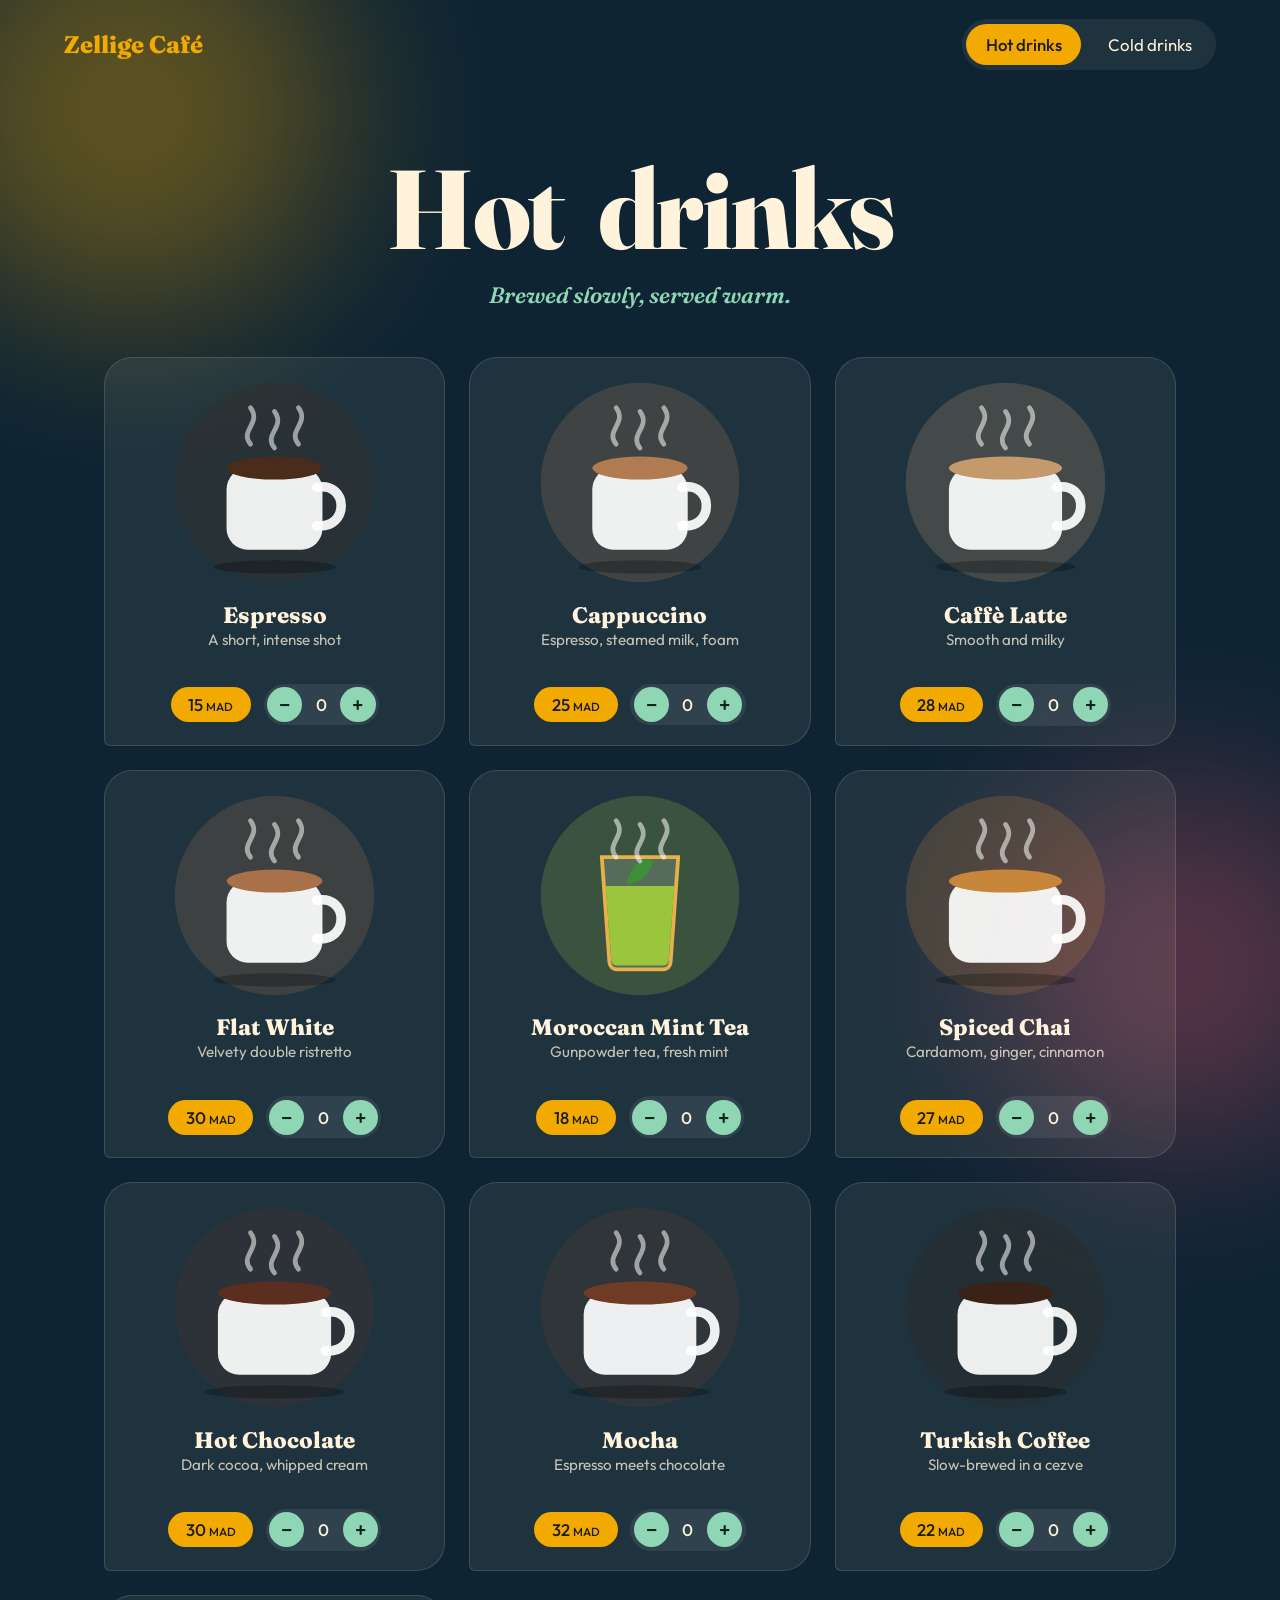
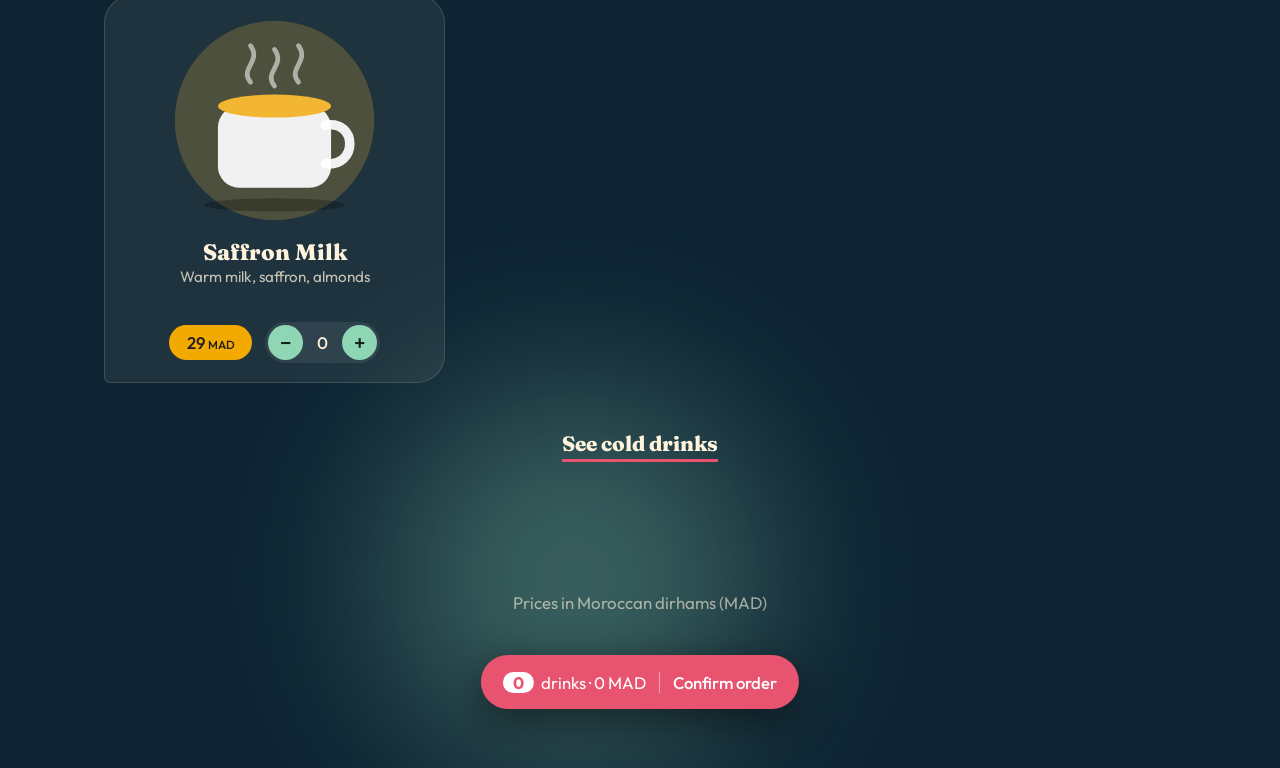
<file: index.html>
<!DOCTYPE html><html lang="en"><head><meta charset="utf-8"><meta name="viewport" content="width=device-width,initial-scale=1"><title>Zellige Café – Hot drinks</title>
<link rel="preconnect" href="https://fonts.googleapis.com"><link href="https://fonts.googleapis.com/css2?family=Fraunces:ital,wght@0,600;0,800;1,600&family=Outfit:wght@400;500&display=swap" rel="stylesheet"><link rel="stylesheet" href="style.css"></head>
<body><div class="blobs"><i></i><i></i><i></i></div>
<header><span class="logo">Zellige Café</span><nav><a href="index.html" class=active>Hot drinks</a><a href="cold.html">Cold drinks</a></nav></header>
<main><section class="hero"><h1 id="title">Hot drinks</h1><p>Brewed slowly, served warm.</p></section><section class="grid"><article class="card" data-name="Espresso" data-price="15"><div class="pic"><img src="images/espresso.svg" alt="Espresso" width="220" height="220"></div><div class="info"><h3>Espresso</h3><p>A short, intense shot</p></div><div class="buy"><span class="price">15 <small>MAD</small></span><div class="qty" role="group" aria-label="Quantity of Espresso"><button type="button" data-d="-1" aria-label="Remove one Espresso">−</button><output>0</output><button type="button" data-d="1" aria-label="Add one Espresso">+</button></div></div></article><article class="card" data-name="Cappuccino" data-price="25"><div class="pic"><img src="images/cappuccino.svg" alt="Cappuccino" width="220" height="220"></div><div class="info"><h3>Cappuccino</h3><p>Espresso, steamed milk, foam</p></div><div class="buy"><span class="price">25 <small>MAD</small></span><div class="qty" role="group" aria-label="Quantity of Cappuccino"><button type="button" data-d="-1" aria-label="Remove one Cappuccino">−</button><output>0</output><button type="button" data-d="1" aria-label="Add one Cappuccino">+</button></div></div></article><article class="card" data-name="Caffè Latte" data-price="28"><div class="pic"><img src="images/caffe-latte.svg" alt="Caffè Latte" width="220" height="220"></div><div class="info"><h3>Caffè Latte</h3><p>Smooth and milky</p></div><div class="buy"><span class="price">28 <small>MAD</small></span><div class="qty" role="group" aria-label="Quantity of Caffè Latte"><button type="button" data-d="-1" aria-label="Remove one Caffè Latte">−</button><output>0</output><button type="button" data-d="1" aria-label="Add one Caffè Latte">+</button></div></div></article><article class="card" data-name="Flat White" data-price="30"><div class="pic"><img src="images/flat-white.svg" alt="Flat White" width="220" height="220"></div><div class="info"><h3>Flat White</h3><p>Velvety double ristretto</p></div><div class="buy"><span class="price">30 <small>MAD</small></span><div class="qty" role="group" aria-label="Quantity of Flat White"><button type="button" data-d="-1" aria-label="Remove one Flat White">−</button><output>0</output><button type="button" data-d="1" aria-label="Add one Flat White">+</button></div></div></article><article class="card" data-name="Moroccan Mint Tea" data-price="18"><div class="pic"><img src="images/moroccan-mint-tea.svg" alt="Moroccan Mint Tea" width="220" height="220"></div><div class="info"><h3>Moroccan Mint Tea</h3><p>Gunpowder tea, fresh mint</p></div><div class="buy"><span class="price">18 <small>MAD</small></span><div class="qty" role="group" aria-label="Quantity of Moroccan Mint Tea"><button type="button" data-d="-1" aria-label="Remove one Moroccan Mint Tea">−</button><output>0</output><button type="button" data-d="1" aria-label="Add one Moroccan Mint Tea">+</button></div></div></article><article class="card" data-name="Spiced Chai" data-price="27"><div class="pic"><img src="images/spiced-chai.svg" alt="Spiced Chai" width="220" height="220"></div><div class="info"><h3>Spiced Chai</h3><p>Cardamom, ginger, cinnamon</p></div><div class="buy"><span class="price">27 <small>MAD</small></span><div class="qty" role="group" aria-label="Quantity of Spiced Chai"><button type="button" data-d="-1" aria-label="Remove one Spiced Chai">−</button><output>0</output><button type="button" data-d="1" aria-label="Add one Spiced Chai">+</button></div></div></article><article class="card" data-name="Hot Chocolate" data-price="30"><div class="pic"><img src="images/hot-chocolate.svg" alt="Hot Chocolate" width="220" height="220"></div><div class="info"><h3>Hot Chocolate</h3><p>Dark cocoa, whipped cream</p></div><div class="buy"><span class="price">30 <small>MAD</small></span><div class="qty" role="group" aria-label="Quantity of Hot Chocolate"><button type="button" data-d="-1" aria-label="Remove one Hot Chocolate">−</button><output>0</output><button type="button" data-d="1" aria-label="Add one Hot Chocolate">+</button></div></div></article><article class="card" data-name="Mocha" data-price="32"><div class="pic"><img src="images/mocha.svg" alt="Mocha" width="220" height="220"></div><div class="info"><h3>Mocha</h3><p>Espresso meets chocolate</p></div><div class="buy"><span class="price">32 <small>MAD</small></span><div class="qty" role="group" aria-label="Quantity of Mocha"><button type="button" data-d="-1" aria-label="Remove one Mocha">−</button><output>0</output><button type="button" data-d="1" aria-label="Add one Mocha">+</button></div></div></article><article class="card" data-name="Turkish Coffee" data-price="22"><div class="pic"><img src="images/turkish-coffee.svg" alt="Turkish Coffee" width="220" height="220"></div><div class="info"><h3>Turkish Coffee</h3><p>Slow-brewed in a cezve</p></div><div class="buy"><span class="price">22 <small>MAD</small></span><div class="qty" role="group" aria-label="Quantity of Turkish Coffee"><button type="button" data-d="-1" aria-label="Remove one Turkish Coffee">−</button><output>0</output><button type="button" data-d="1" aria-label="Add one Turkish Coffee">+</button></div></div></article><article class="card" data-name="Saffron Milk" data-price="29"><div class="pic"><img src="images/saffron-milk.svg" alt="Saffron Milk" width="220" height="220"></div><div class="info"><h3>Saffron Milk</h3><p>Warm milk, saffron, almonds</p></div><div class="buy"><span class="price">29 <small>MAD</small></span><div class="qty" role="group" aria-label="Quantity of Saffron Milk"><button type="button" data-d="-1" aria-label="Remove one Saffron Milk">−</button><output>0</output><button type="button" data-d="1" aria-label="Add one Saffron Milk">+</button></div></div></article></section>
<a class="next" href="cold.html">See cold drinks</a></main><footer>Prices in Moroccan dirhams (MAD)</footer><script src="cart.js"></script><script src="script.js"></script></body></html>
</file>
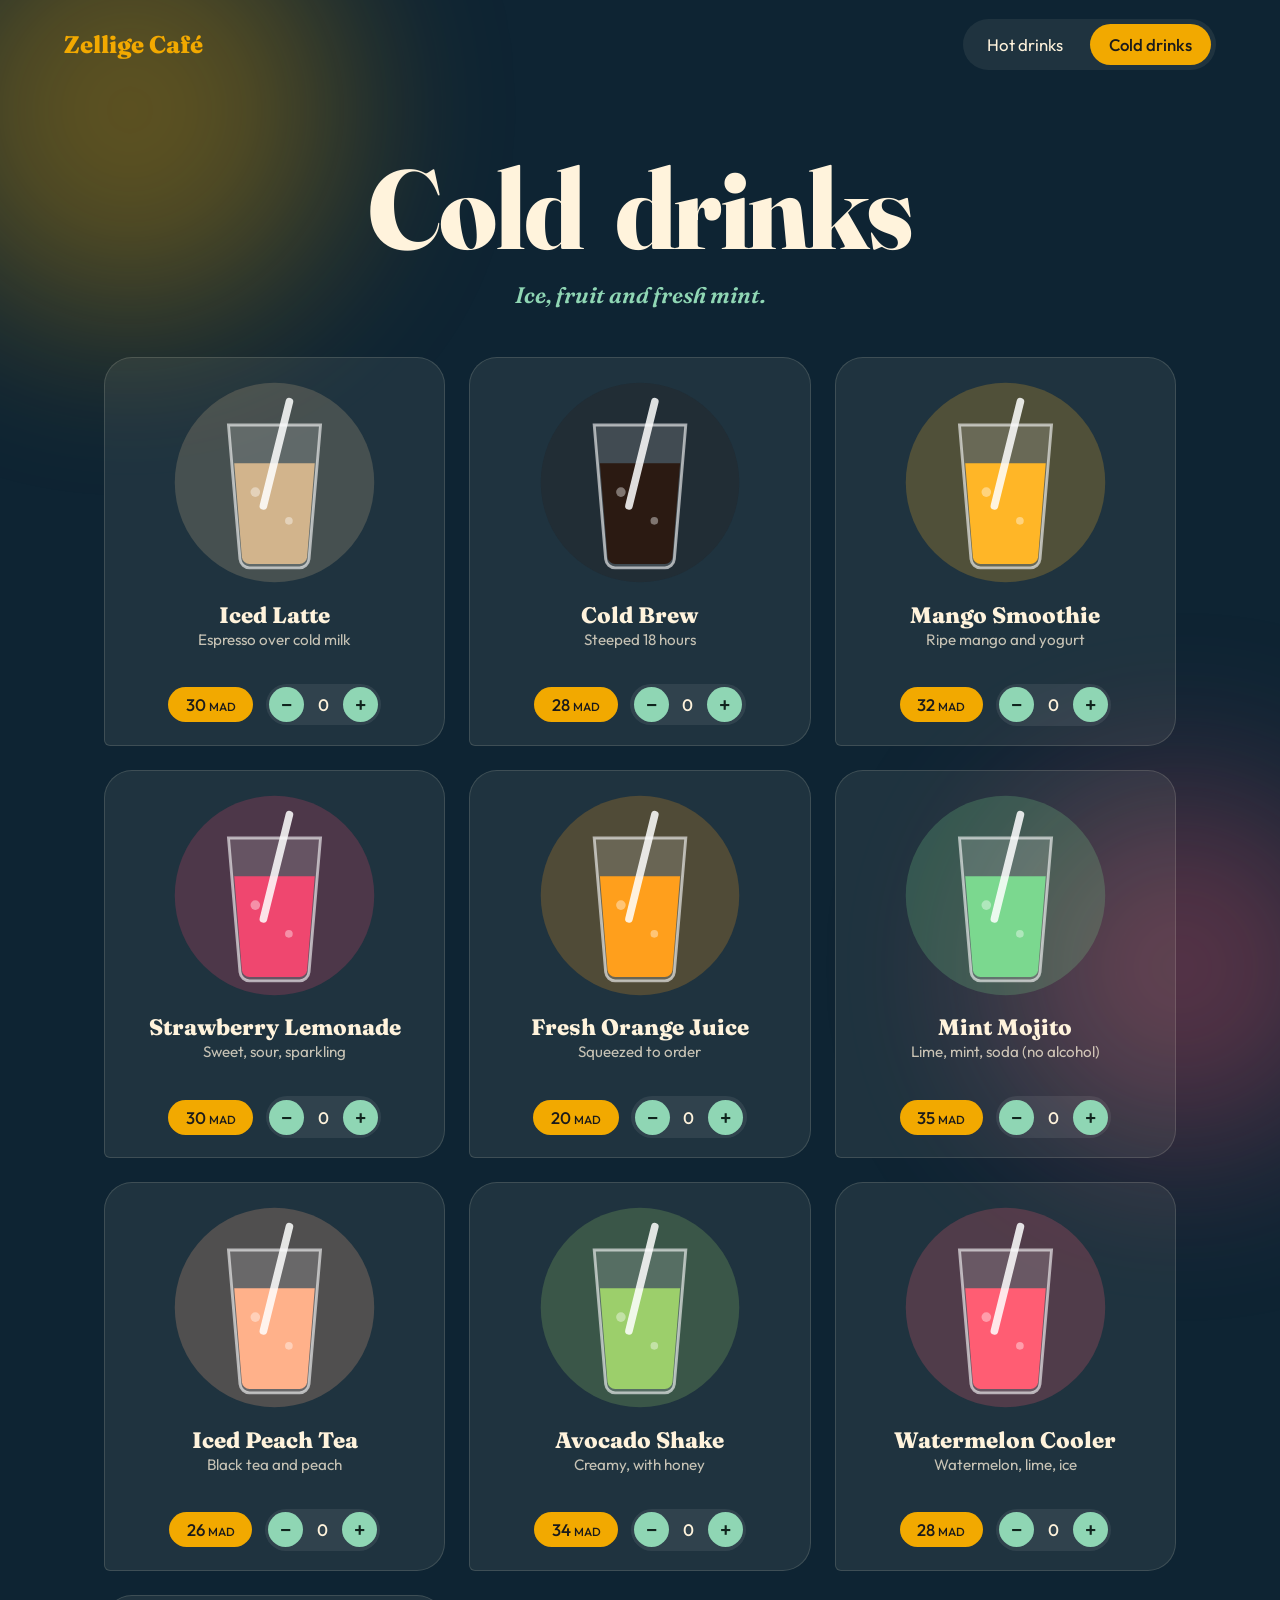
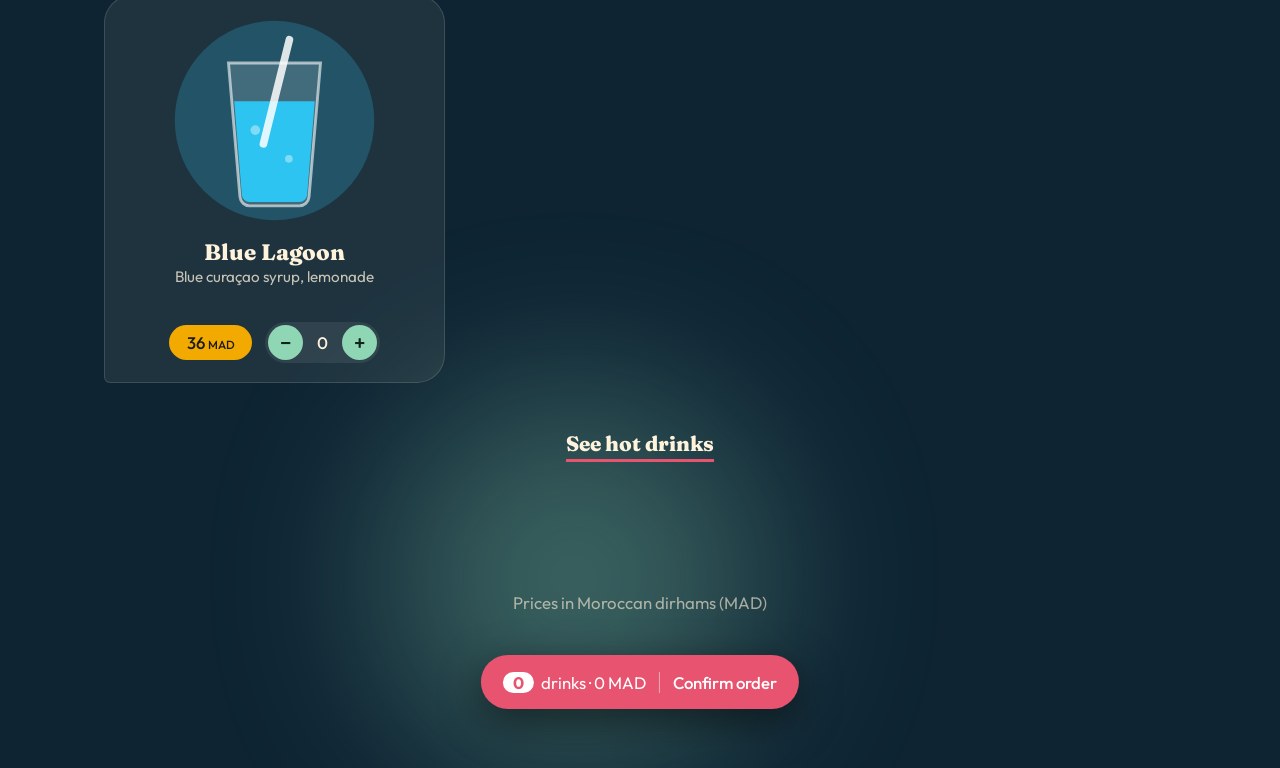
<file: cold.html>
<!DOCTYPE html><html lang="en"><head><meta charset="utf-8"><meta name="viewport" content="width=device-width,initial-scale=1"><title>Zellige Café – Cold drinks</title>
<link rel="preconnect" href="https://fonts.googleapis.com"><link href="https://fonts.googleapis.com/css2?family=Fraunces:ital,wght@0,600;0,800;1,600&family=Outfit:wght@400;500&display=swap" rel="stylesheet"><link rel="stylesheet" href="style.css"></head>
<body><div class="blobs"><i></i><i></i><i></i></div>
<header><span class="logo">Zellige Café</span><nav><a href="index.html">Hot drinks</a><a href="cold.html" class=active>Cold drinks</a></nav></header>
<main><section class="hero"><h1 id="title">Cold drinks</h1><p>Ice, fruit and fresh mint.</p></section><section class="grid"><article class="card" data-name="Iced Latte" data-price="30"><div class="pic"><img src="images/iced-latte.svg" alt="Iced Latte" width="220" height="220"></div><div class="info"><h3>Iced Latte</h3><p>Espresso over cold milk</p></div><div class="buy"><span class="price">30 <small>MAD</small></span><div class="qty" role="group" aria-label="Quantity of Iced Latte"><button type="button" data-d="-1" aria-label="Remove one Iced Latte">−</button><output>0</output><button type="button" data-d="1" aria-label="Add one Iced Latte">+</button></div></div></article><article class="card" data-name="Cold Brew" data-price="28"><div class="pic"><img src="images/cold-brew.svg" alt="Cold Brew" width="220" height="220"></div><div class="info"><h3>Cold Brew</h3><p>Steeped 18 hours</p></div><div class="buy"><span class="price">28 <small>MAD</small></span><div class="qty" role="group" aria-label="Quantity of Cold Brew"><button type="button" data-d="-1" aria-label="Remove one Cold Brew">−</button><output>0</output><button type="button" data-d="1" aria-label="Add one Cold Brew">+</button></div></div></article><article class="card" data-name="Mango Smoothie" data-price="32"><div class="pic"><img src="images/mango-smoothie.svg" alt="Mango Smoothie" width="220" height="220"></div><div class="info"><h3>Mango Smoothie</h3><p>Ripe mango and yogurt</p></div><div class="buy"><span class="price">32 <small>MAD</small></span><div class="qty" role="group" aria-label="Quantity of Mango Smoothie"><button type="button" data-d="-1" aria-label="Remove one Mango Smoothie">−</button><output>0</output><button type="button" data-d="1" aria-label="Add one Mango Smoothie">+</button></div></div></article><article class="card" data-name="Strawberry Lemonade" data-price="30"><div class="pic"><img src="images/strawberry-lemonade.svg" alt="Strawberry Lemonade" width="220" height="220"></div><div class="info"><h3>Strawberry Lemonade</h3><p>Sweet, sour, sparkling</p></div><div class="buy"><span class="price">30 <small>MAD</small></span><div class="qty" role="group" aria-label="Quantity of Strawberry Lemonade"><button type="button" data-d="-1" aria-label="Remove one Strawberry Lemonade">−</button><output>0</output><button type="button" data-d="1" aria-label="Add one Strawberry Lemonade">+</button></div></div></article><article class="card" data-name="Fresh Orange Juice" data-price="20"><div class="pic"><img src="images/fresh-orange-juice.svg" alt="Fresh Orange Juice" width="220" height="220"></div><div class="info"><h3>Fresh Orange Juice</h3><p>Squeezed to order</p></div><div class="buy"><span class="price">20 <small>MAD</small></span><div class="qty" role="group" aria-label="Quantity of Fresh Orange Juice"><button type="button" data-d="-1" aria-label="Remove one Fresh Orange Juice">−</button><output>0</output><button type="button" data-d="1" aria-label="Add one Fresh Orange Juice">+</button></div></div></article><article class="card" data-name="Mint Mojito" data-price="35"><div class="pic"><img src="images/mint-mojito.svg" alt="Mint Mojito" width="220" height="220"></div><div class="info"><h3>Mint Mojito</h3><p>Lime, mint, soda (no alcohol)</p></div><div class="buy"><span class="price">35 <small>MAD</small></span><div class="qty" role="group" aria-label="Quantity of Mint Mojito"><button type="button" data-d="-1" aria-label="Remove one Mint Mojito">−</button><output>0</output><button type="button" data-d="1" aria-label="Add one Mint Mojito">+</button></div></div></article><article class="card" data-name="Iced Peach Tea" data-price="26"><div class="pic"><img src="images/iced-peach-tea.svg" alt="Iced Peach Tea" width="220" height="220"></div><div class="info"><h3>Iced Peach Tea</h3><p>Black tea and peach</p></div><div class="buy"><span class="price">26 <small>MAD</small></span><div class="qty" role="group" aria-label="Quantity of Iced Peach Tea"><button type="button" data-d="-1" aria-label="Remove one Iced Peach Tea">−</button><output>0</output><button type="button" data-d="1" aria-label="Add one Iced Peach Tea">+</button></div></div></article><article class="card" data-name="Avocado Shake" data-price="34"><div class="pic"><img src="images/avocado-shake.svg" alt="Avocado Shake" width="220" height="220"></div><div class="info"><h3>Avocado Shake</h3><p>Creamy, with honey</p></div><div class="buy"><span class="price">34 <small>MAD</small></span><div class="qty" role="group" aria-label="Quantity of Avocado Shake"><button type="button" data-d="-1" aria-label="Remove one Avocado Shake">−</button><output>0</output><button type="button" data-d="1" aria-label="Add one Avocado Shake">+</button></div></div></article><article class="card" data-name="Watermelon Cooler" data-price="28"><div class="pic"><img src="images/watermelon-cooler.svg" alt="Watermelon Cooler" width="220" height="220"></div><div class="info"><h3>Watermelon Cooler</h3><p>Watermelon, lime, ice</p></div><div class="buy"><span class="price">28 <small>MAD</small></span><div class="qty" role="group" aria-label="Quantity of Watermelon Cooler"><button type="button" data-d="-1" aria-label="Remove one Watermelon Cooler">−</button><output>0</output><button type="button" data-d="1" aria-label="Add one Watermelon Cooler">+</button></div></div></article><article class="card" data-name="Blue Lagoon" data-price="36"><div class="pic"><img src="images/blue-lagoon.svg" alt="Blue Lagoon" width="220" height="220"></div><div class="info"><h3>Blue Lagoon</h3><p>Blue curaçao syrup, lemonade</p></div><div class="buy"><span class="price">36 <small>MAD</small></span><div class="qty" role="group" aria-label="Quantity of Blue Lagoon"><button type="button" data-d="-1" aria-label="Remove one Blue Lagoon">−</button><output>0</output><button type="button" data-d="1" aria-label="Add one Blue Lagoon">+</button></div></div></article></section>
<a class="next" href="index.html">See hot drinks</a></main><footer>Prices in Moroccan dirhams (MAD)</footer><script src="cart.js"></script><script src="script.js"></script></body></html>
</file>
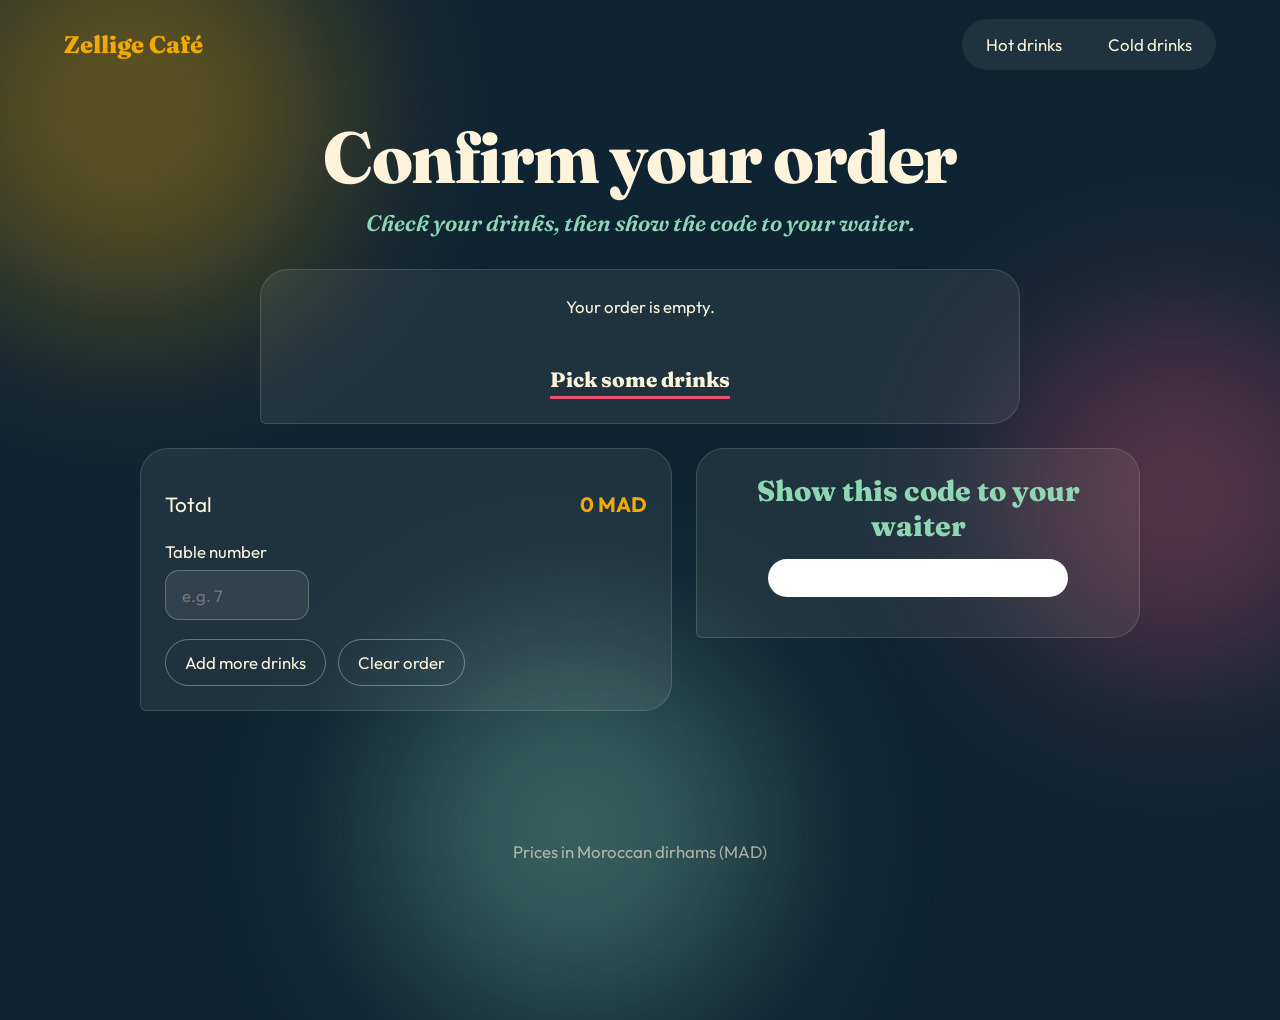
<file: order.html>
<!DOCTYPE html><html lang="en"><head><meta charset="utf-8"><meta name="viewport" content="width=device-width,initial-scale=1"><title>Zellige Café – Confirm order</title>
<link rel="preconnect" href="https://fonts.googleapis.com"><link href="https://fonts.googleapis.com/css2?family=Fraunces:ital,wght@0,600;0,800;1,600&family=Outfit:wght@400;500&display=swap" rel="stylesheet"><link rel="stylesheet" href="style.css"></head>
<body><div class="blobs"><i></i><i></i><i></i></div>
<header><span class="logo">Zellige Café</span><nav><a href="index.html">Hot drinks</a><a href="cold.html">Cold drinks</a></nav></header>
<main><section class="hero small"><h1>Confirm your order</h1><p>Check your drinks, then show the code to your waiter.</p></section>
<section id="empty" hidden class="panel center"><p>Your order is empty.</p><a class="next" href="index.html">Pick some drinks</a></section>
<section id="order" class="two">
 <div class="panel"><ul id="list" class="olist"></ul><p class="totalrow">Total <strong id="total"></strong></p>
  <label class="tbl">Table number <input id="table" inputmode="numeric" maxlength="4" placeholder="e.g. 7"></label>
  <div class="actions"><a class="btn ghost" href="index.html">Add more drinks</a><button id="clear" class="btn ghost" type="button">Clear order</button></div></div>
 <div class="panel center confirm"><h2>Show this code to your waiter</h2><div id="qr" class="qr" aria-label="QR code of your order"></div><p id="mode" class="note"></p></div>
</section></main><footer>Prices in Moroccan dirhams (MAD)</footer>
<script src="cart.js"></script><script src="qrcode.js"></script><script src="order.js"></script></body></html>
</file>
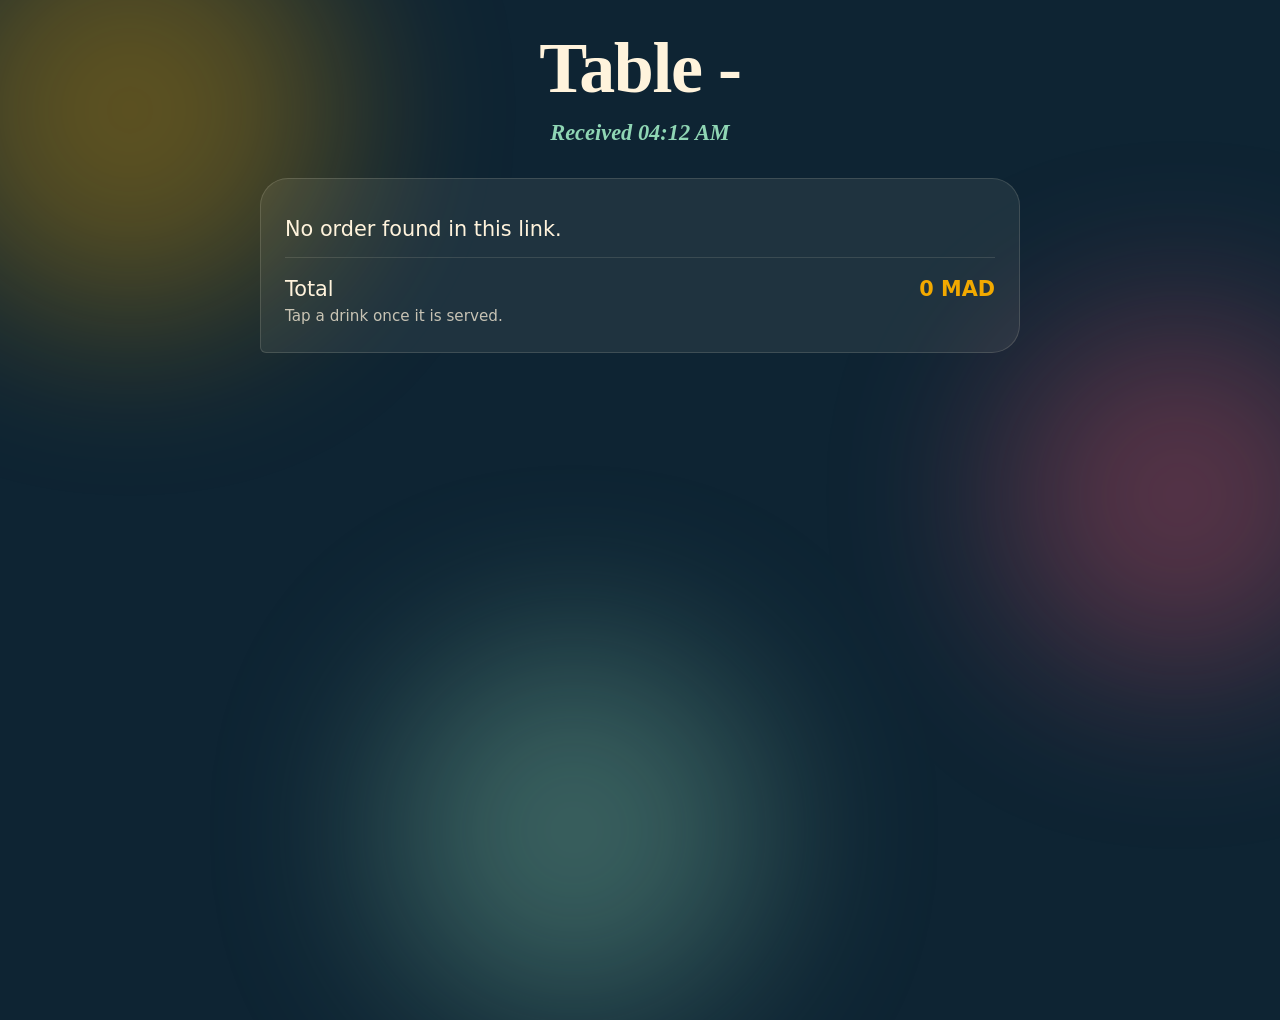
<file: waiter.html>
<!DOCTYPE html><html lang="en"><head><meta charset="utf-8"><meta name="viewport" content="width=device-width,initial-scale=1"><title>Waiter view</title><link rel="stylesheet" href="style.css"></head>
<body><div class="blobs"><i></i><i></i><i></i></div>
<main><section class="hero small"><h1 id="tbl">Order</h1><p id="when"></p></section>
<section class="panel"><ul id="w" class="olist wl"></ul><p class="totalrow">Total <strong id="tot"></strong></p><p class="note">Tap a drink once it is served.</p></section></main>
<script>
const p=new URLSearchParams(location.search),rows=(p.get('i')||'').split('|').filter(Boolean).map(r=>r.split('~'));
document.getElementById('tbl').textContent='Table '+(p.get('t')||'-');
document.getElementById('when').textContent='Received '+new Date().toLocaleTimeString([], {hour:'2-digit',minute:'2-digit'});
let t=0;const w=document.getElementById('w');
if(!rows.length)w.innerHTML='<li>No order found in this link.</li>';
rows.forEach(([n,q,pr])=>{t+=q*pr;const li=document.createElement('li');li.tabIndex=0;li.innerHTML=`<b class="big">${q}×</b><span class="nm"></span>`;li.querySelector('.nm').textContent=n;
 const tg=()=>li.classList.toggle('done');li.onclick=tg;li.onkeydown=e=>{if(e.key==='Enter'||e.key===' '){e.preventDefault();tg()}};w.append(li)});
document.getElementById('tot').textContent=t+' MAD';
</script></body></html>
</file>
<file: style.css>
:root{--bg:#0e2433;--ink:#fff3dc;--saffron:#f2a900;--mint:#8fd6b4;--rose:#e8536f;--card:rgba(255,243,220,.07)}
*{box-sizing:border-box;margin:0}
body{background:var(--bg);color:var(--ink);font:400 1.05rem/1.5 Outfit,system-ui,sans-serif;min-height:100vh;overflow-x:hidden;animation:pagein .6s ease both}
@keyframes pagein{from{opacity:0;transform:translateY(12px)}}
body.leaving{opacity:0;transform:translateY(-12px);transition:.3s}
.blobs i{position:fixed;border-radius:50%;filter:blur(90px);opacity:.35;z-index:-1;animation:drift 18s ease-in-out infinite alternate}
.blobs i:nth-child(1){width:420px;height:420px;background:var(--saffron);top:-100px;left:-80px}
.blobs i:nth-child(2){width:360px;height:360px;background:var(--rose);right:-80px;top:35%;animation-delay:-6s}
.blobs i:nth-child(3){width:380px;height:380px;background:var(--mint);bottom:-120px;left:30%;animation-delay:-12s}
@keyframes drift{to{transform:translate(80px,60px) scale(1.2)}}
header{display:flex;justify-content:space-between;align-items:center;padding:1.2rem 5vw;flex-wrap:wrap;gap:1rem}
.logo{font:800 1.5rem Fraunces,serif;color:var(--saffron)}
nav{display:flex;gap:.5rem;background:var(--card);padding:.3rem;border-radius:99px}
nav a{color:var(--ink);text-decoration:none;padding:.5rem 1.2rem;border-radius:99px;transition:.3s}
nav a:hover{background:rgba(255,255,255,.1)}
nav a.active{background:var(--saffron);color:#1b1b1b;font-weight:500}
a:focus-visible{outline:3px solid var(--mint);outline-offset:3px}
main{padding:0 5vw 3rem;max-width:1200px;margin:auto}
.hero{padding:4rem 0 3rem;text-align:center}
.hero h1{font:800 clamp(3rem,10vw,7rem)/1 Fraunces,serif;letter-spacing:-.02em}
.hero h1 span{display:inline-block;animation:letter .8s cubic-bezier(.2,1.4,.4,1) both}
.hero h1 .sp{width:.3em}
@keyframes letter{from{opacity:0;transform:translateY(60px) rotate(8deg)}}
.hero p{font:italic 600 1.4rem Fraunces,serif;color:var(--mint);margin-top:1rem}
.grid{display:grid;grid-template-columns:repeat(auto-fill,minmax(270px,1fr));gap:1.5rem}
.card{position:relative;background:var(--card);border:1px solid rgba(255,243,220,.14);border-radius:28px 28px 28px 6px;padding:1.2rem;text-align:center;transition:transform .15s,box-shadow .3s;transform-style:preserve-3d;opacity:0;transform:translateY(30px)}
.card.in{opacity:1;transform:none;transition:opacity .6s,transform .6s}
.card:hover{box-shadow:0 20px 50px rgba(0,0,0,.4)}
.pic img{width:70%;height:auto;transition:transform .5s cubic-bezier(.2,1.5,.4,1)}
.card:hover .pic img{transform:translateY(-10px) rotate(-6deg) scale(1.08)}
.info h3{font:800 1.4rem Fraunces,serif;margin-top:.4rem}
.info p{opacity:.75;font-size:.95rem;min-height:2.8em}
.price{display:inline-block;margin-top:.8rem;background:var(--saffron);color:#1b1b1b;font-weight:500;padding:.3rem 1.1rem;border-radius:99px}
.price small{font-size:.7em}
.steam{animation:steam 2.4s ease-in-out infinite}
@keyframes steam{50%{transform:translateY(-8px);opacity:.3}}
.next{display:block;width:max-content;margin:3rem auto 0;color:var(--ink);font:800 1.3rem Fraunces,serif;text-decoration:none;border-bottom:3px solid var(--rose);padding-bottom:.2rem;transition:.3s}
.next:hover{color:var(--saffron);letter-spacing:.06em}
footer{text-align:center;opacity:.6;padding:2rem}
@media(prefers-reduced-motion:reduce){*{animation:none!important;transition:none!important}.card{opacity:1;transform:none}}
/* ---- ordering ---- */
.buy{display:flex;align-items:center;justify-content:center;gap:.8rem;flex-wrap:wrap;margin-top:.8rem}
.buy .price{margin:0}
.qty{display:inline-flex;align-items:center;gap:.2rem;background:rgba(255,255,255,.08);border-radius:99px;padding:.2rem}
.qty button{width:2.2rem;height:2.2rem;border:0;border-radius:50%;background:var(--mint);color:#10241d;font:500 1.3rem/1 Outfit,sans-serif;cursor:pointer;transition:transform .15s,background .2s}
.qty button:hover{transform:scale(1.12);background:var(--saffron)}
.qty button:focus-visible,.btn:focus-visible,.tbl input:focus-visible{outline:3px solid var(--saffron);outline-offset:2px}
.qty output{min-width:2rem;text-align:center;font-weight:500}
.qty output.pop{animation:pop .3s}
@keyframes pop{50%{transform:scale(1.5);color:var(--saffron)}}
.card.picked{border-color:var(--saffron);box-shadow:0 0 0 2px rgba(242,169,0,.35)}
.cartbar{position:fixed;left:50%;bottom:1.2rem;transform:translate(-50%,150%);background:var(--rose);color:#fff;text-decoration:none;padding:.9rem 1.4rem;border-radius:99px;box-shadow:0 12px 40px rgba(0,0,0,.5);transition:transform .5s cubic-bezier(.2,1.4,.4,1);z-index:10;white-space:nowrap}
.cartbar.show{transform:translate(-50%,0)}
.cartbar b{background:#fff;color:var(--rose);border-radius:99px;padding:0 .6rem;margin-right:.3rem}
.cartbar span{margin-left:.6rem;border-left:1px solid rgba(255,255,255,.5);padding-left:.8rem;font-weight:500}
.hero.small{padding:2rem 0}
.hero.small h1{font-size:clamp(2.5rem,8vw,4.5rem)}
.panel{background:var(--card);border:1px solid rgba(255,243,220,.14);border-radius:28px 28px 28px 6px;padding:1.5rem;max-width:760px;margin:0 auto 1.5rem}
.center{text-align:center}
.two{display:grid;grid-template-columns:1.2fr 1fr;gap:1.5rem;align-items:start;max-width:1000px;margin:auto}
.two .panel{margin:0;width:100%}
@media(max-width:800px){.two{grid-template-columns:1fr}}
.olist{list-style:none;padding:0}
.olist li{display:flex;align-items:center;gap:.8rem;padding:.7rem 0;border-bottom:1px solid rgba(255,243,220,.12)}
.olist .nm{flex:1;font:800 1.15rem Fraunces,serif}
.olist .sub{min-width:5rem;text-align:right}
.totalrow{display:flex;justify-content:space-between;font-size:1.3rem;margin-top:1rem}
.totalrow strong{color:var(--saffron)}
.tbl{display:flex;flex-direction:column;gap:.4rem;margin-top:1.2rem}
.tbl input{background:rgba(255,255,255,.08);border:1px solid rgba(255,243,220,.25);border-radius:14px;color:var(--ink);padding:.7rem 1rem;font:inherit;width:9rem}
.actions{display:flex;gap:.7rem;flex-wrap:wrap;margin-top:1.2rem}
.btn{display:inline-block;border:1px solid rgba(255,243,220,.35);background:none;color:var(--ink);padding:.6rem 1.2rem;border-radius:99px;font:inherit;text-decoration:none;cursor:pointer;transition:.2s}
.btn:hover{background:var(--saffron);color:#1b1b1b;border-color:var(--saffron)}
.confirm h2{font:800 1.8rem Fraunces,serif;color:var(--mint)}
.qr{background:#fff;border-radius:20px;padding:1.2rem;width:min(300px,100%);margin:1rem auto;animation:qrin .7s cubic-bezier(.2,1.4,.4,1)}
.qr svg{display:block;width:100%;height:auto}
@keyframes qrin{from{opacity:0;transform:scale(.6) rotate(-6deg)}}
.note{opacity:.75;font-size:.95rem}
.wl li{cursor:pointer;font-size:1.3rem;transition:.3s}
.wl .big{font:800 1.8rem Fraunces,serif;color:var(--saffron);min-width:3.2rem}
.wl li.done{opacity:.35;text-decoration:line-through}
body>main{padding-bottom:6rem}
</file>
